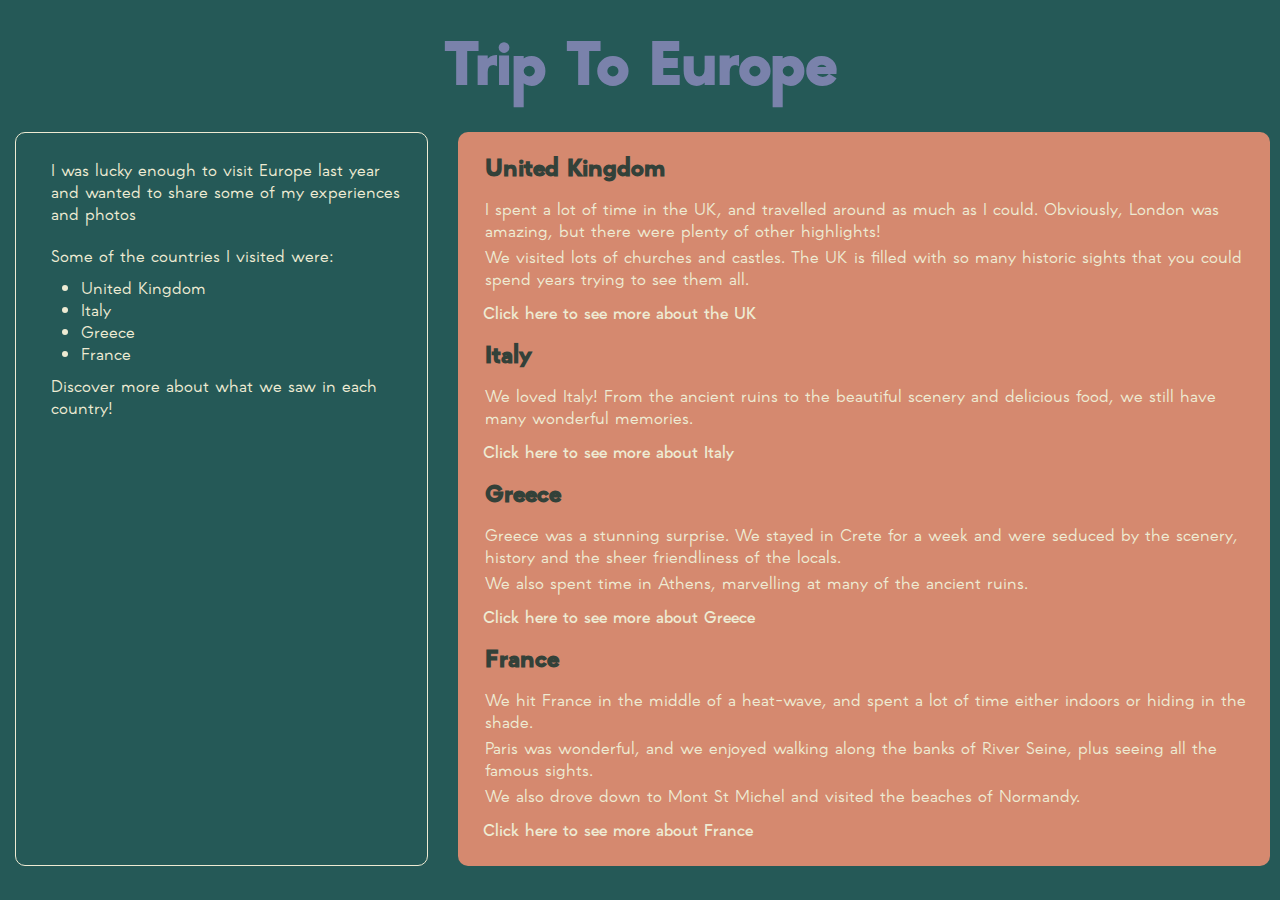
<file: Europe Trip/index.html>
<!DOCTYPE html>

<html>
    <head>
        <title> Trip to Europe </title>
        <link rel="stylesheet" href="styles.css">
    </head>

    <body>
        <h1>Trip To Europe</h1>
        <div class="container">
            <div class="sidebar">
            <p>I was lucky enough to visit Europe last year and wanted to share some of my experiences and photos</p>
            
            <p>Some of the countries I visited were:</p>
            <ul>
                <li>United Kingdom</li>
                <li>Italy</li>
                <li>Greece</li>
                <li>France</li>
            </ul>
            <p>Discover more about what we saw in each country!</p>
            </div>

            <div class="maincontent">
                <h2>United Kingdom</h2>
                <p>I spent a lot of time in the UK, and travelled around as much as I could. Obviously, London was amazing, but there were plenty of other highlights!</p>
                <p>We visited lots of churches and castles. The UK is filled with so many historic sights that you could spend years trying to see them all.</p>
                <a href="united-kingdom.html">Click here to see more about the UK</a>
                <h2>Italy</h2>
                <p>We loved Italy! From the ancient ruins to the beautiful scenery and delicious food, we still have many wonderful memories.</p>
                <a href="italy.html">Click here to see more about Italy</a>
                <h2>Greece</h2>
                <p>Greece was a stunning surprise. We stayed in Crete for a week and were seduced by the scenery, history and the sheer friendliness of the locals.</p>
                <p>We also spent time in Athens, marvelling at many of the ancient ruins.</p>
                <a href="greece.html">Click here to see more about Greece</a>
                <h2>France</h2>
                <p>We hit France in the middle of a heat-wave, and spent a lot of time either indoors or hiding in the shade.</p>
                <p>Paris was wonderful, and we enjoyed walking along the banks of River Seine, plus seeing all the famous sights.</p>
                <p>We also drove down to Mont St Michel and visited the beaches of Normandy.</p>
                <a href="france.html">Click here to see more about France</a>
            </div>
        </div>

    </body>
</html>
</file>
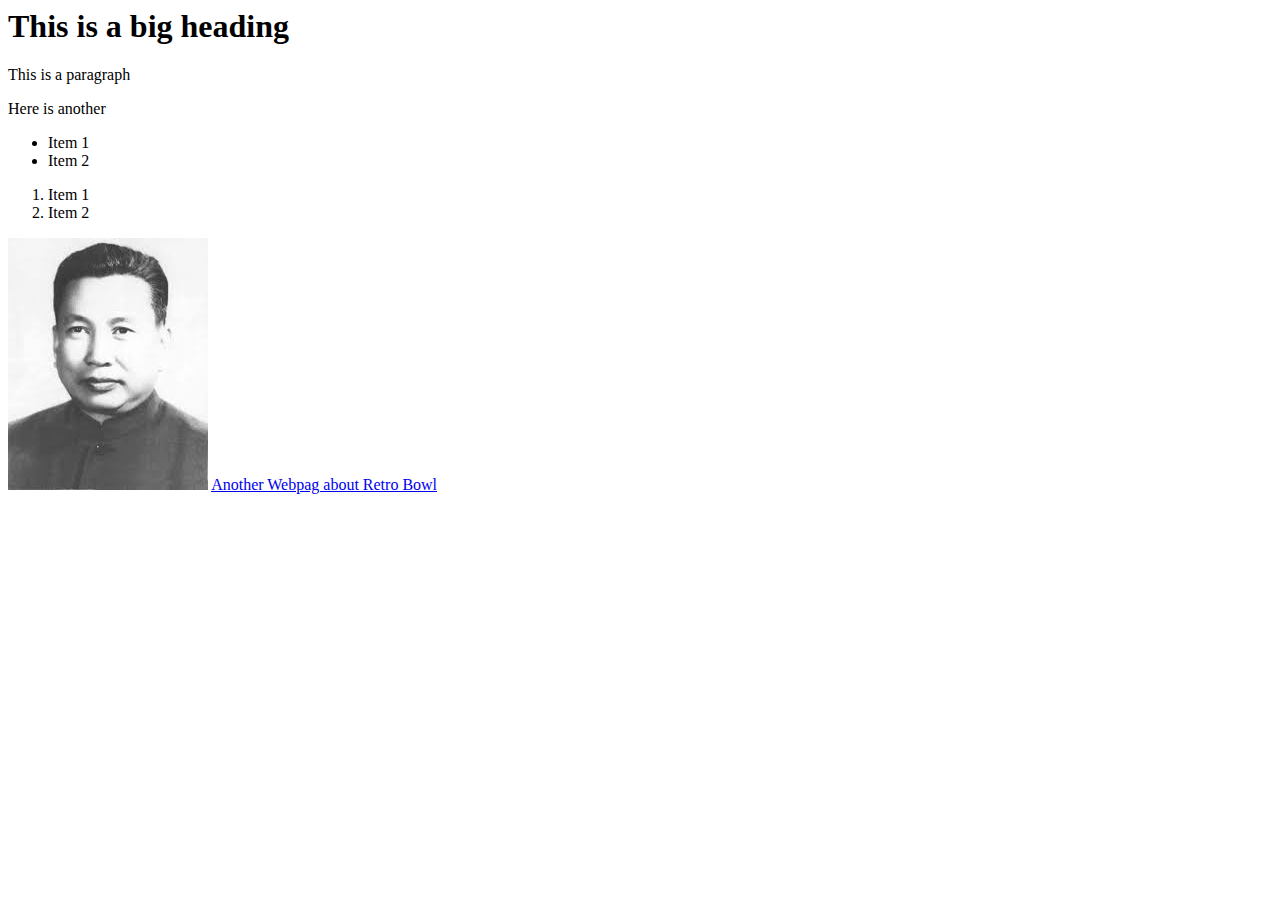
<file: Intro to HTML/index.html>
<!-- The first page of any site will be called index.html-->
<html>
    <head> 
        <!-- The head is the invisivble stuff, about the page -->
        <title> My First Website</title>
    </head>
    <!-- The body is visible, it's what appears in the browser -->
    <body> 
        <h1>This is a big heading</h1>
        <p>This is a paragraph</p>
        <p>Here is another</p>
        <!-- Unordered List -->
        <ul>
            <!-- Each list item goes inside a <li> tag -->
            <li> Item 1</li>
            <li>Item 2</li>
        </ul>
        <!-- Ordered List -->
        <ol>
            <!-- Each list item goes inside a <li> tag -->
            <li> Item 1</li>
            <li>Item 2</li>
        </ol>

        <!-- Image tags self close -->
        <img src="Poliphious Pot.jpeg" alt="Picture of Cambodias Former Leader, Pol Pot!" />
        <!-- The tag for a link is <a> -->
        <a href="retro_bowl_information.html">Another Webpag about Retro Bowl</a>
    </body>
</html>
</file>
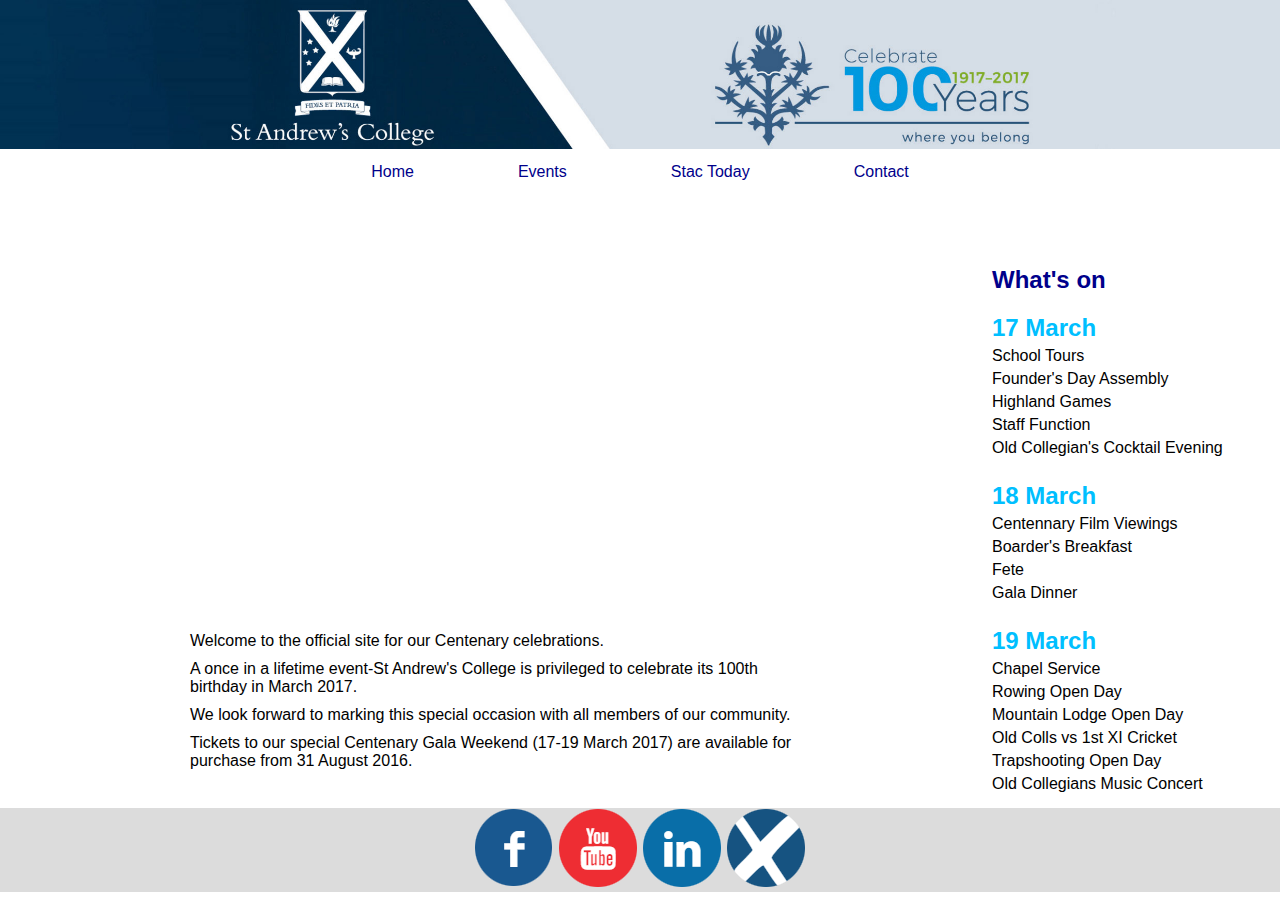
<file: StAC Website/index.html>
<!DOCTYPE html>

<html>
    <head>
        <title>StAC 100</title>
        <link rel="stylesheet" href="styles.css">
    </head>

    <body>
        <div class="banner">
            <img src="images/banner.jpg" alt="The St Andrews Banner Webpage">
        </div>  
        <div class="header">
            <p> <a href="index.html">Home</a>
                <a href="eventspage.html">Events</a>
                <a href="stactoday.html">Stac Today</a>
                <a href="contactpage.html">Contact</a> </p>
        </div>
        
        <div class="container">
            <div class="content">
                <div class="iframe">
                    <iframe class="responsive-iframe" src="https://www.youtube.com/embed/DGfYh9gUDoI" title="YouTube video player" frameborder="0" allow="accelerometer; autoplay; clipboard-write; encrypted-media; gyroscope; picture-in-picture; web-share" allowfullscreen></iframe>
                </div>
                <p>Welcome to the official site for our Centenary celebrations.</p>
                <p>A once in a lifetime event-St Andrew's College is privileged to celebrate its 100th 
                <br>birthday in March 2017.</p>
                <p>We look forward to marking this special occasion with all members of our community.</p>
                <p>Tickets to our special Centenary Gala Weekend (17-19 March 2017) are available for purchase from 31 August 2016.</p>
            </div>
            <div class="sidebar">
                <div class="whatson">
                    <h2>What's on</h2>
                </div>
                <div class="date_card">
                    <h2>17 March</h2>
                    <p>School Tours</p>
                    <p>Founder's Day Assembly</p>
                    <p>Highland Games</p>
                    <p>Staff Function</p>
                    <p>Old Collegian's Cocktail Evening</p>
                </div>

                <div class="date_card">
                    <h2>18 March</h2>
                    <p>Centennary Film Viewings</p>
                    <p>Boarder's Breakfast</p>
                    <p>Fete</p>
                    <p>Gala Dinner</p>
                </div>

                <div class="date_card">
                    <h2>19 March</h2>
                    <p>Chapel Service</p>
                    <p>Rowing Open Day</p>
                    <p>Mountain Lodge Open Day</p>
                    <p>Old Colls vs 1st XI Cricket</p>
                    <p>Trapshooting Open Day</p>
                    <p>Old Collegians Music Concert</p>
                </div>
            </div>
        </div>
        <div class="footer">
            <p> <img src="images/facebook_transparent.png" alt="Facebook Circle">
                <img src="images/youtube_transparent.png" alt="Youtube Circle">
                <img src="images/linkedin_transparent.png" alt="Linkedin Circle">
                <img src="images/socialhub_transparent.png" alt="Socialhub Circle"> </p>
        </div>
    </body>
</html>
</file>
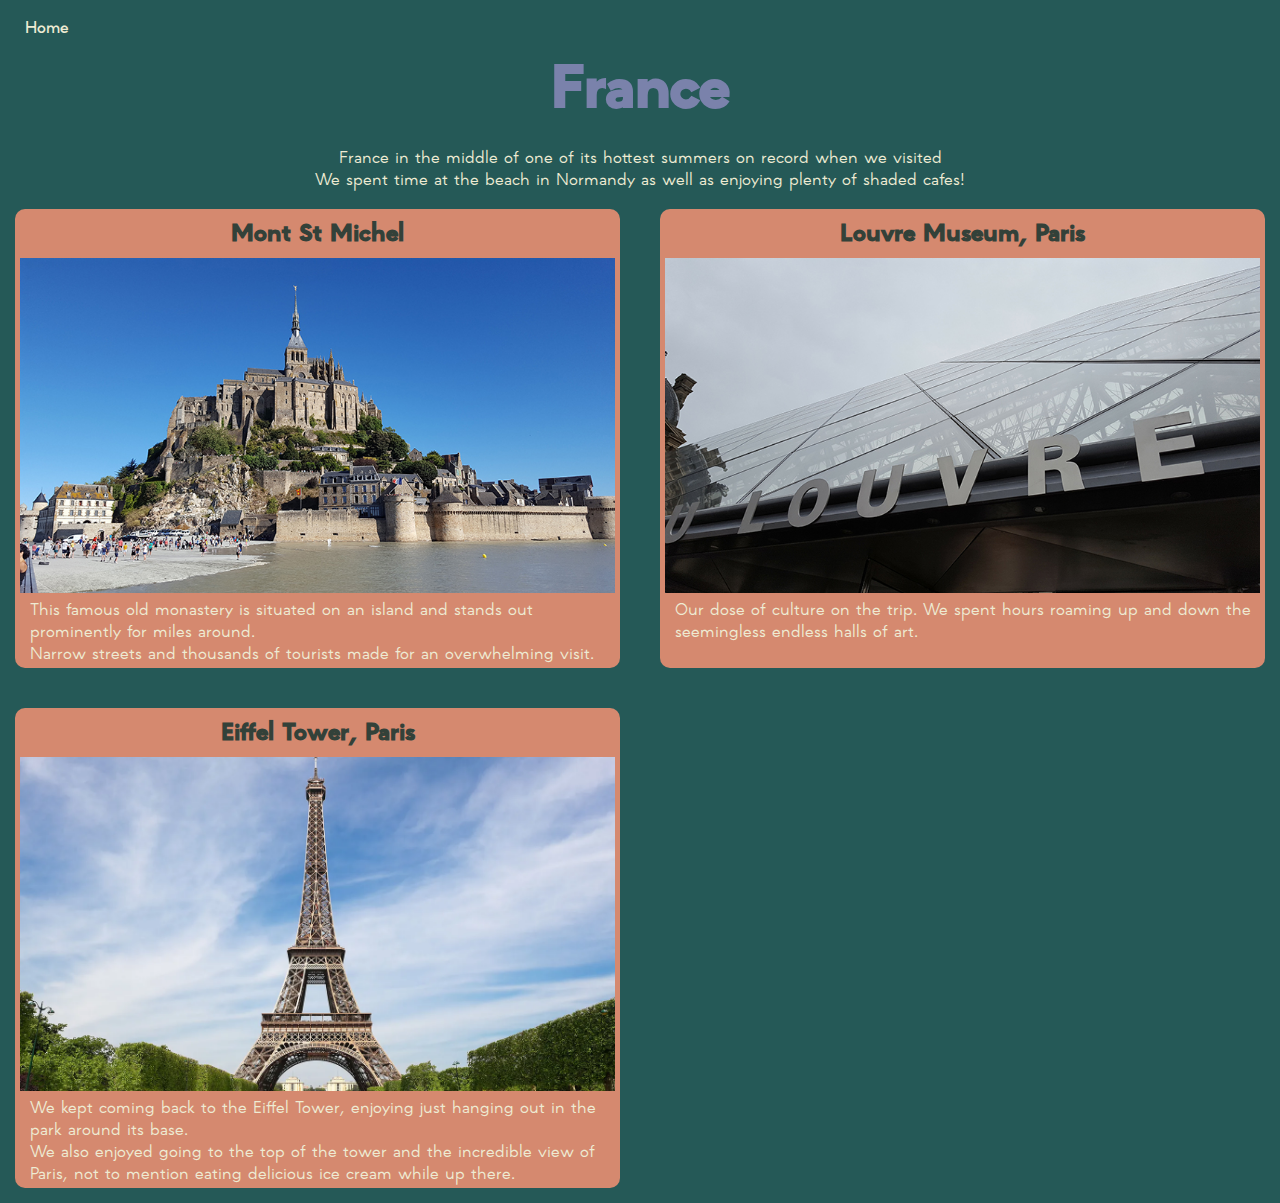
<file: Europe Trip/france.html>
<!DOCTYPE html>

<html>
    <head>
        <a href="index.html">Home</a>
        <title>France</title>
        <link rel="stylesheet" href="styles.css">
    </head>

    <body>
        <h1>France</h1>
        <p>France in the middle of one of its hottest summers on record when we visited</p>
        <p>We spent time at the beach in Normandy as well as enjoying plenty of shaded cafes!</p>

        <div class="countrycontainer">


            <div class="card">
                <h2>Mont St Michel</h2>
                <img src="images/montstmichel.jpg"alt="Mont St Michel"/>
                <p>This famous old monastery is situated on an island and stands out prominently for miles around.</p>
                <p>Narrow streets and thousands of tourists made for an overwhelming visit.</p>
            </div>

            <div class="card">
                <h2>Louvre Museum, Paris</h2>
                <img src="images/louvre.jpg"alt="The Louvre"/>
                <p>Our dose of culture on the trip. We spent hours roaming up and down the seemingless endless halls of art.</p>
            </div>

            <div class="card">
                <h2>Eiffel Tower, Paris</h2>
                <img src="images/eiffeltower.jpg"alt="The Eiffel Tower"/>
                <p>We kept coming back to the Eiffel Tower, enjoying just hanging out in the park around its base.</p>
                <p>We also enjoyed going to the top of the tower and the incredible view of Paris, not to mention eating delicious ice cream while up there.</p>
            </div>

        </div>
    </body>
</html>
</file>
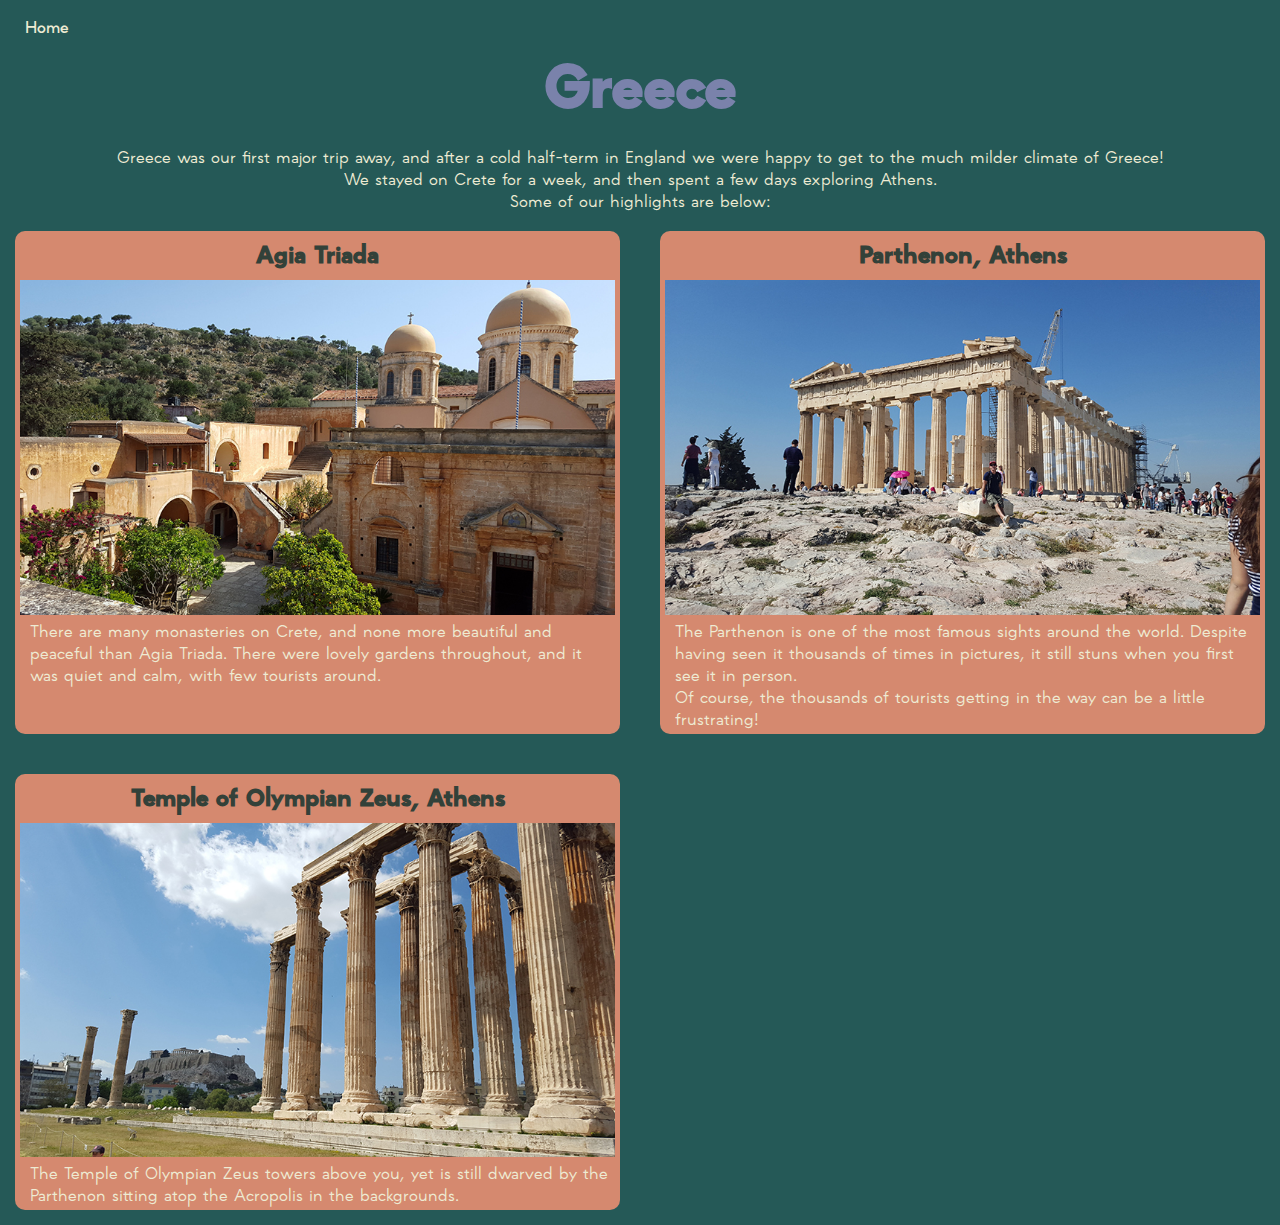
<file: Europe Trip/greece.html>
<!DOCTYPE html>

<html>
    <head>
        <a href="index.html">Home</a>
        <title>Greece</title>
        <link rel="stylesheet" href="styles.css">
    </head>

    <body>

        <h1>Greece</h1>
        <p>Greece was our first major trip away, and after a cold half-term in England we were happy to get to the much milder climate of Greece!</p>
        <p>We stayed on Crete for a week, and then spent a few days exploring Athens.</p>
        <p>Some of our highlights are below:</p>
        <div class="countrycontainer">
            <div class="card">
            <h2>Agia Triada</h2>
            <img src="images/agiatriada.jpg"alt="Agia Triada"/>
            <p>There are many monasteries on Crete, and none more beautiful and peaceful than Agia Triada. There were lovely gardens throughout, and it was quiet and calm, with few tourists around.</p>
            </div>
            <div class="card">
            <h2>Parthenon, Athens</h2>
            <img src="images/parthenon.jpg"alt="The Parthenon"/>
            <p>The Parthenon is one of the most famous sights around the world. Despite having seen it thousands of times in pictures, it still stuns when you first see it in person.</p>
            <p>Of course, the thousands of tourists getting in the way can be a little frustrating!</p>
            </div>

            <div class="card">
            <h2>Temple of Olympian Zeus, Athens</h2>
            <img src="images/templezeus.jpg"alt="Temple of Olympian Zeus"/>
            <p>The Temple of Olympian Zeus towers above you, yet is still dwarved by the Parthenon sitting atop the Acropolis in the backgrounds.</p>
            </div>

        </div>  
    </body>
</html>
</file>
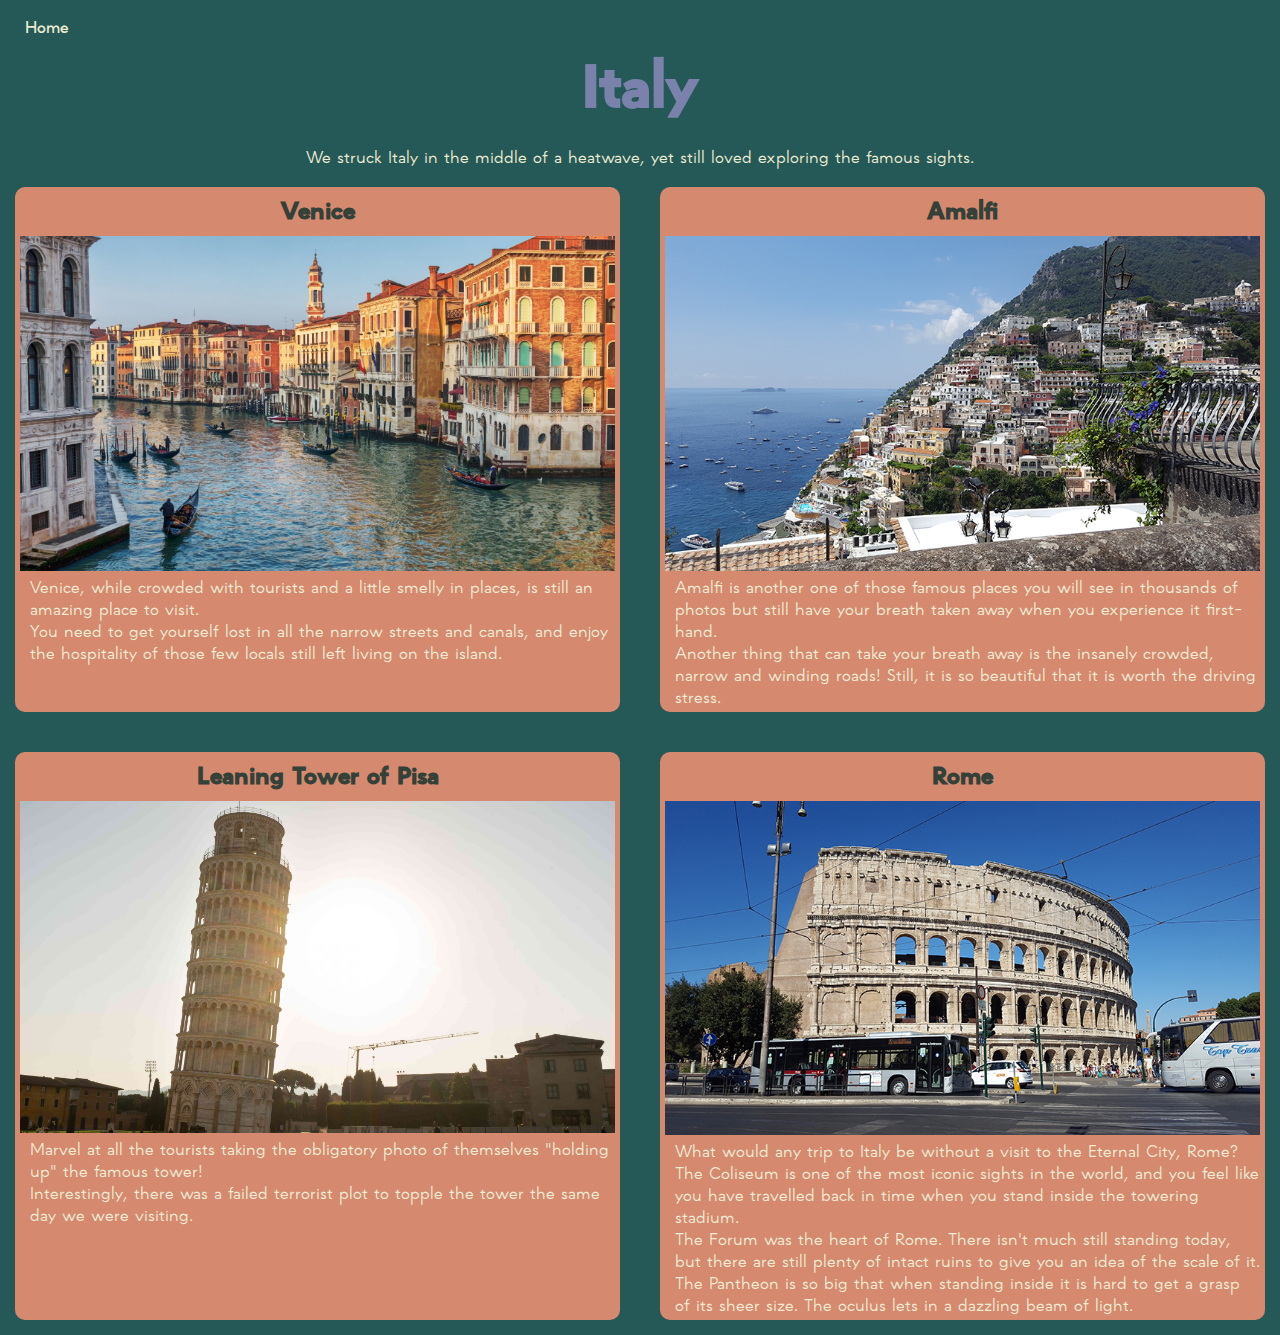
<file: Europe Trip/italy.html>
<!DOCTYPE html>

<html>
    <head>
        <a href="index.html">Home</a>
        <title>Italy</title>
        <link rel="stylesheet" href="styles.css">
    </head>

    <body>
        <h1>Italy</h1>
        <p>We struck Italy in the middle of a heatwave, yet still loved exploring the famous sights.</p>

        <div class="countrycontainer">
            <div class="card">
            <h2>Venice</h2>
            <img src="images/venice.jpg"alt="Venice"/>
            <p>Venice, while crowded with tourists and a little smelly in places, is still an amazing place to visit.
            <br>You need to get yourself lost in all the narrow streets and canals, and enjoy the hospitality of those few locals still left living on the island.</p>
            </div>

            <div class="card">
            <h2>Amalfi</h2>
            <img src="images/amalfi.jpg"alt="Amalfi"/>
            <p>Amalfi is another one of those famous places you will see in thousands of photos but still have your breath taken away when you experience it first-hand.</p>
            <p>Another thing that can take your breath away is the insanely crowded, narrow and winding roads! Still, it is so beautiful that it is worth the driving stress.</p>
            </div>

            <div class="card">
            <h2>Leaning Tower of Pisa</h2>
            <img src="images/pisa.jpg"alt="The Leaning Tower of Pisa"/>
            <p>Marvel at all the tourists taking the obligatory photo of themselves "holding up" the famous tower!</p>
            <p>Interestingly, there was a failed terrorist plot to topple the tower the same day we were visiting.</p>
            </div>

            <div class="card">
            <h2>Rome</h2>
            <img src="images/coliseum.jpg"alt="Coliseum"/>
            <p>What would any trip to Italy be without a visit to the Eternal City, Rome?</p>
            <p>The Coliseum is one of the most iconic sights in the world, and you feel like you have travelled back in time when you stand inside the towering stadium.</p>
            <p>The Forum was the heart of Rome. There isn't much still standing today, but there are still plenty of intact ruins to give you an idea of the scale of it.</p>
            <p>The Pantheon is so big that when standing inside it is hard to get a grasp of its sheer size. The oculus lets in a dazzling beam of light.</p>
            </div>

        </div>
    </body>
</html>
</file>
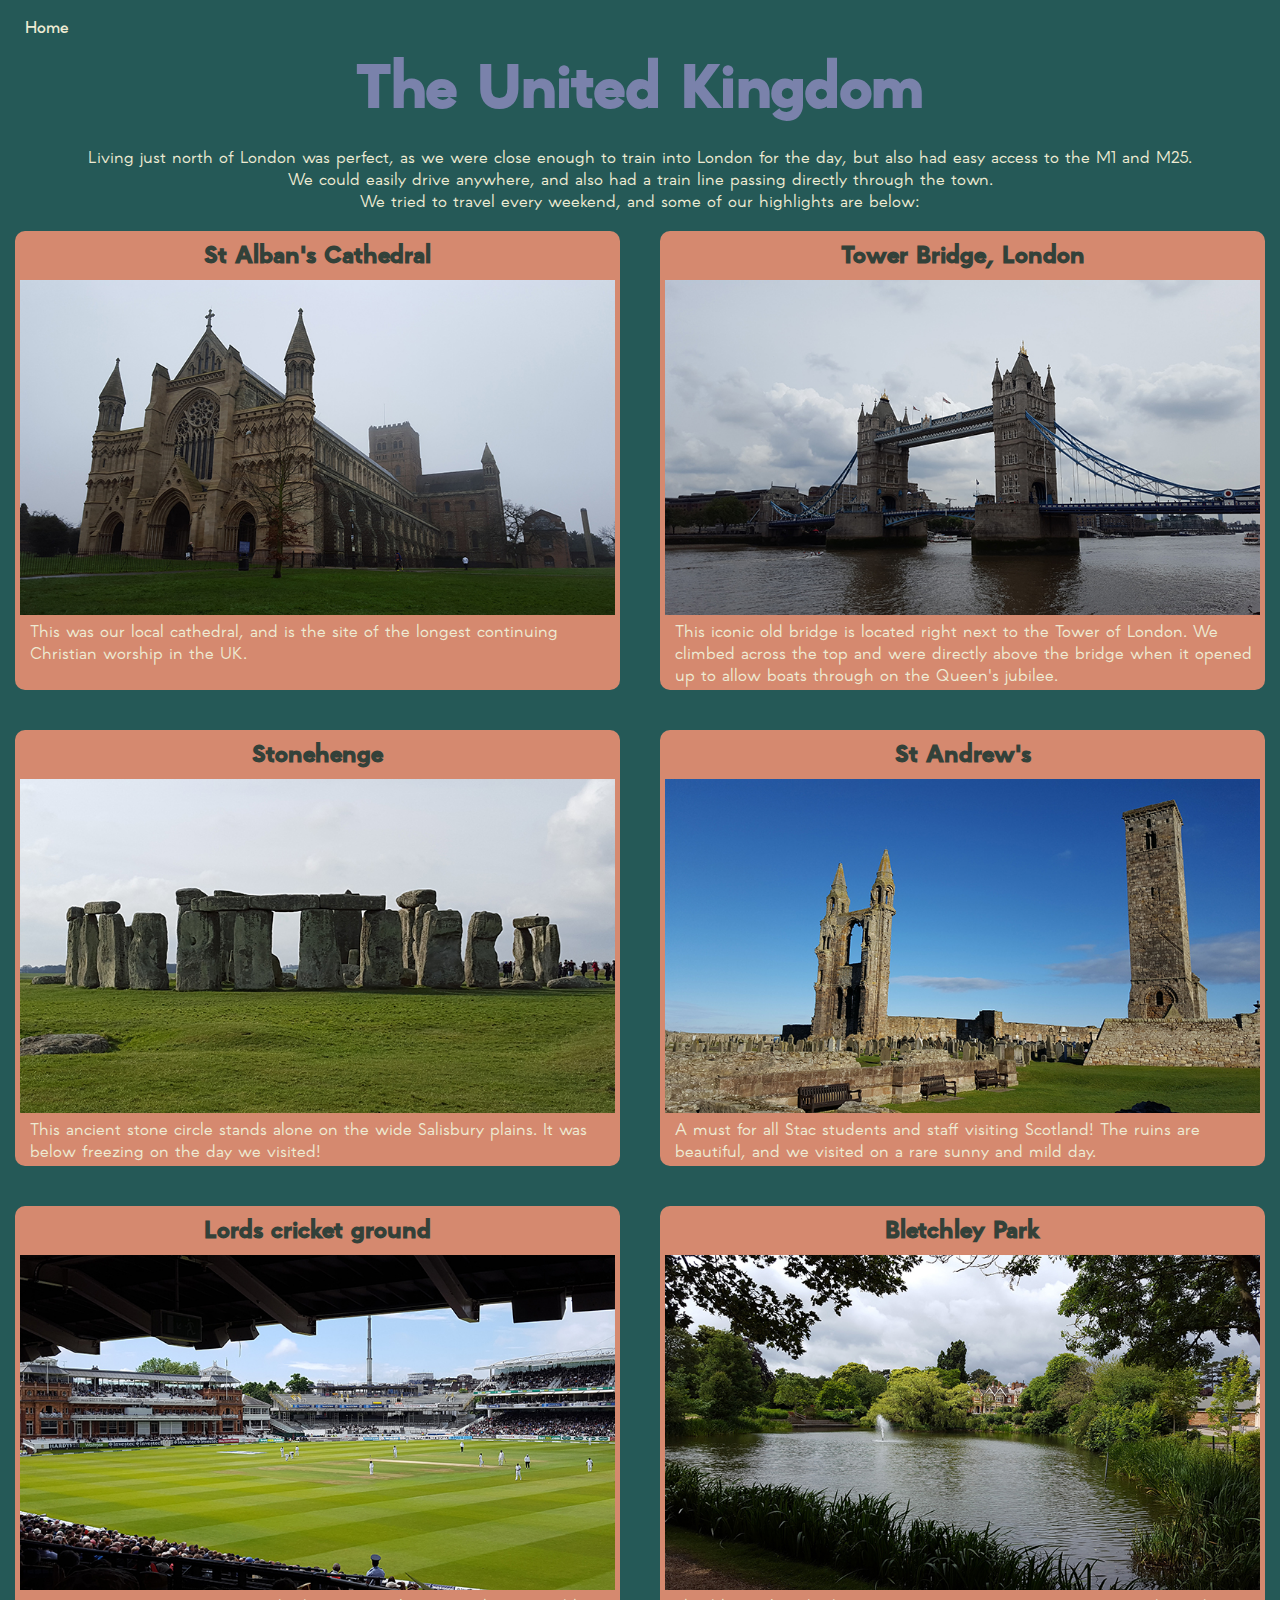
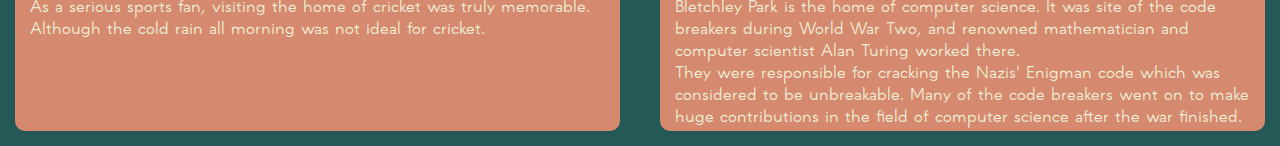
<file: Europe Trip/united-kingdom.html>
<!DOCTYPE html>

<html>
    <head>
        <a href="index.html">Home</a>
        <title>United Kingdom</title>
        <link rel="stylesheet" href="styles.css">
    </head>

    <body>
        <h1>The United Kingdom</h1>
        <p>Living just north of London was perfect, as we were close enough to train into London for the day, but also had easy access to the M1 and M25.
        <br>We could easily drive anywhere, and also had a train line passing directly through the town.</p>
        <p>We tried to travel every weekend, and some of our highlights are below:</p>
        
        <div class="countrycontainer">

            <div class="card">
            <h2>St Alban's Cathedral</h2>
            <img src="images/stalbanscathedral.jpg"alt="St Albans Cathedral"/>
            <p>This was our local cathedral, and is the site of the longest continuing Christian worship in the UK.</p>
            </div>

            <div class="card">
            <h2>Tower Bridge, London</h2>
            <img src="images/towerbridge.jpg"alt="The Tower Bridge"/>
            <p>This iconic old bridge is located right next to the Tower of London. We climbed across the top and were directly above the bridge when it opened up to allow boats through on the Queen's jubilee.</p>
            </div>

            <div class="card">
            <h2>Stonehenge</h2>
            <img src="images/stonehenge.jpg"alt="Stone Henge"/>
            <p>This ancient stone circle stands alone on the wide Salisbury plains. It was below freezing on the day we visited!</p>
            </div>

            <div class="card">
            <h2>St Andrew's</h2>
            <img src="images/standrews.jpg"alt="St Andrews"/>
            <p>A must for all Stac students and staff visiting Scotland! The ruins are beautiful, and we visited on a rare sunny and mild day.</p>
            </div>

            <div class="card">
            <h2>Lords cricket ground</h2>
            <img src="images/lords.jpg"alt="Lords Cricket Ground"/>
            <p>As a serious sports fan, visiting the home of cricket was truly memorable. Although the cold rain all morning was not ideal for cricket.</p>
            </div>

            <div class="card">
            <h2>Bletchley Park</h2>
            <img src="images/bletchley.jpg"alt="Bletchley Park"/>
            <p>Bletchley Park is the home of computer science. It was site of the code breakers during World War Two, and renowned mathematician and computer scientist Alan Turing worked there.</p>
            <p>They were responsible for cracking the Nazis' Enigman code which was considered to be unbreakable. Many of the code breakers went on to make huge contributions in the field of computer science after the war finished.</p>
            </div>

        </div>    
    </body>
</html>
</file>
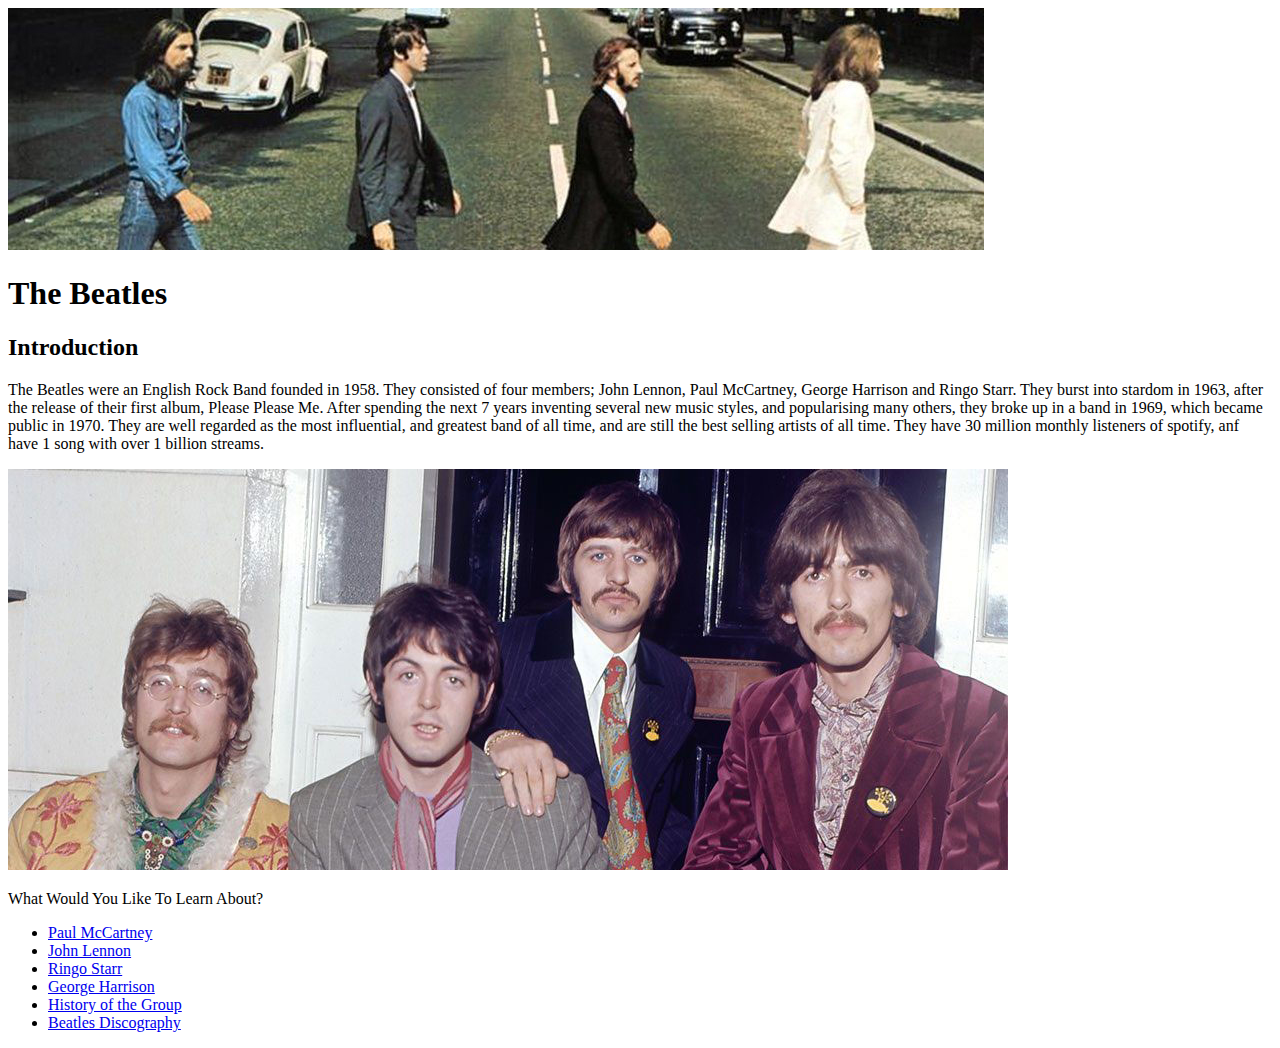
<file: Fan Website/fan-site.html>
<!DOCTYPE html>

<html>
    <head>
        <img src="Beatles-Intro.jpg" alt="The Beatles Walking Across Abbey Road's Famous Crossing"/>
        <title> The Beatles </title>
        <h1>The Beatles</h1>
    </head>

    <body>
        <h2>Introduction</h2>
        <p>The Beatles were an English Rock Band founded in 1958. They consisted of four members; John Lennon, Paul McCartney, 
            George Harrison and Ringo Starr. They burst into stardom in 1963, after the release of their first album, Please Please Me.
            After spending the next 7 years inventing several new music styles, and popularising many others, they broke up in a band in 1969,
            which became public in 1970. They are well regarded as the most influential, and greatest band of all time, and are still the best
            selling artists of all time. They have 30 million monthly listeners of spotify, anf have 1 song with over 1 billion streams. </p>
        <img src="Beatles-Group.jpg" alt="A Photo of The Beatles as a Group in 1967"/>
        <p> What Would You Like To Learn About?</p>
        <ul> 
            <li> <a href="Paul-McCartney.html">Paul McCartney</a></li>
            <li> <a href="John-Lennon.html">John Lennon</a></li>
            <li> <a href="Ringo-Starr.html">Ringo Starr</a></li>
            <li> <a href="George-Harrison.html">George Harrison</a></li>
            <li> <a href="History-of-Beatles.html">History of the Group</a></li>
            <li> <a href="Beatles-Discography.html">Beatles Discography</a></li>
        </ul>
    </body>
</html>
</file>
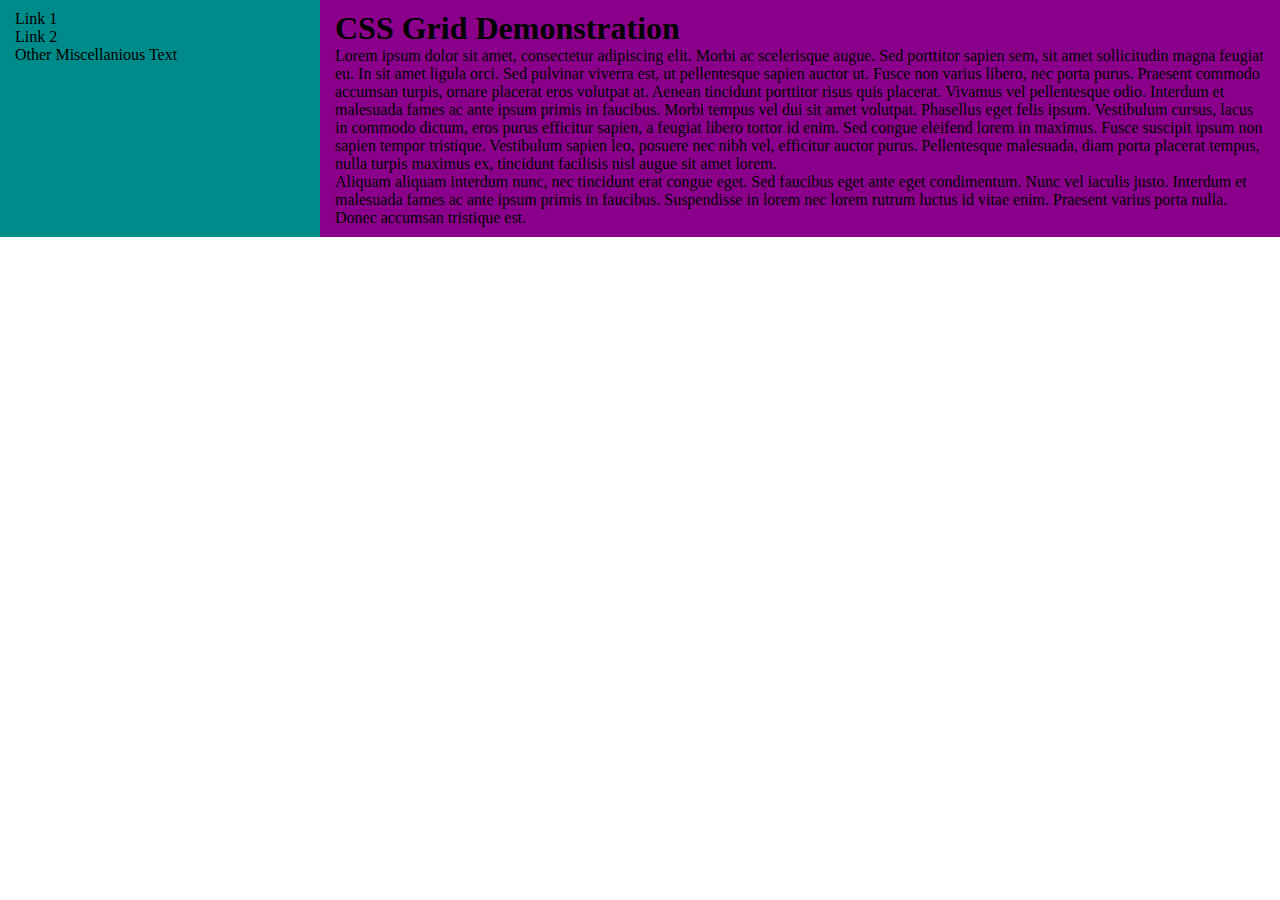
<file: Intro to HTML/grid.html>
<!DOCTYPE html>
<html>
    <head>
        <title>Demo of CSS Grid</title>
        <link rel="stylesheet" href="gridstyles.css">
    </head>
    <body>
        <!-- Container goes around all of our columns -->
        <div class="container">

            <!-- Left-hand side div -->
            <div class="sidebar">
                <p>Link 1</p>
                <p>Link 2</p>
                <p>Other Miscellanious Text</p>
            </div>

            <!-- Right-hand side div -->
            <div class="content">
                <h1>CSS Grid Demonstration</h1>
                <p>Lorem ipsum dolor sit amet, consectetur adipiscing elit. Morbi ac scelerisque augue. Sed porttitor sapien sem, sit amet sollicitudin magna feugiat eu. In sit amet ligula orci. Sed pulvinar viverra est, ut pellentesque sapien auctor ut. Fusce non varius libero, nec porta purus. Praesent commodo accumsan turpis, ornare placerat eros volutpat at. Aenean tincidunt porttitor risus quis placerat. Vivamus vel pellentesque odio. Interdum et malesuada fames ac ante ipsum primis in faucibus. Morbi tempus vel dui sit amet volutpat. Phasellus eget felis ipsum. Vestibulum cursus, lacus in commodo dictum, eros purus efficitur sapien, a feugiat libero tortor id enim. Sed congue eleifend lorem in maximus. Fusce suscipit ipsum non sapien tempor tristique. Vestibulum sapien leo, posuere nec nibh vel, efficitur auctor purus. Pellentesque malesuada, diam porta placerat tempus, nulla turpis maximus ex, tincidunt facilisis nisl augue sit amet lorem.</p>
                <p>Aliquam aliquam interdum nunc, nec tincidunt erat congue eget. Sed faucibus eget ante eget condimentum. Nunc vel iaculis justo. Interdum et malesuada fames ac ante ipsum primis in faucibus. Suspendisse in lorem nec lorem rutrum luctus id vitae enim. Praesent varius porta nulla. Donec accumsan tristique est.</p>
        </div>
        
    </div><!-- Container closing -->

    </body>
</html>
</file>
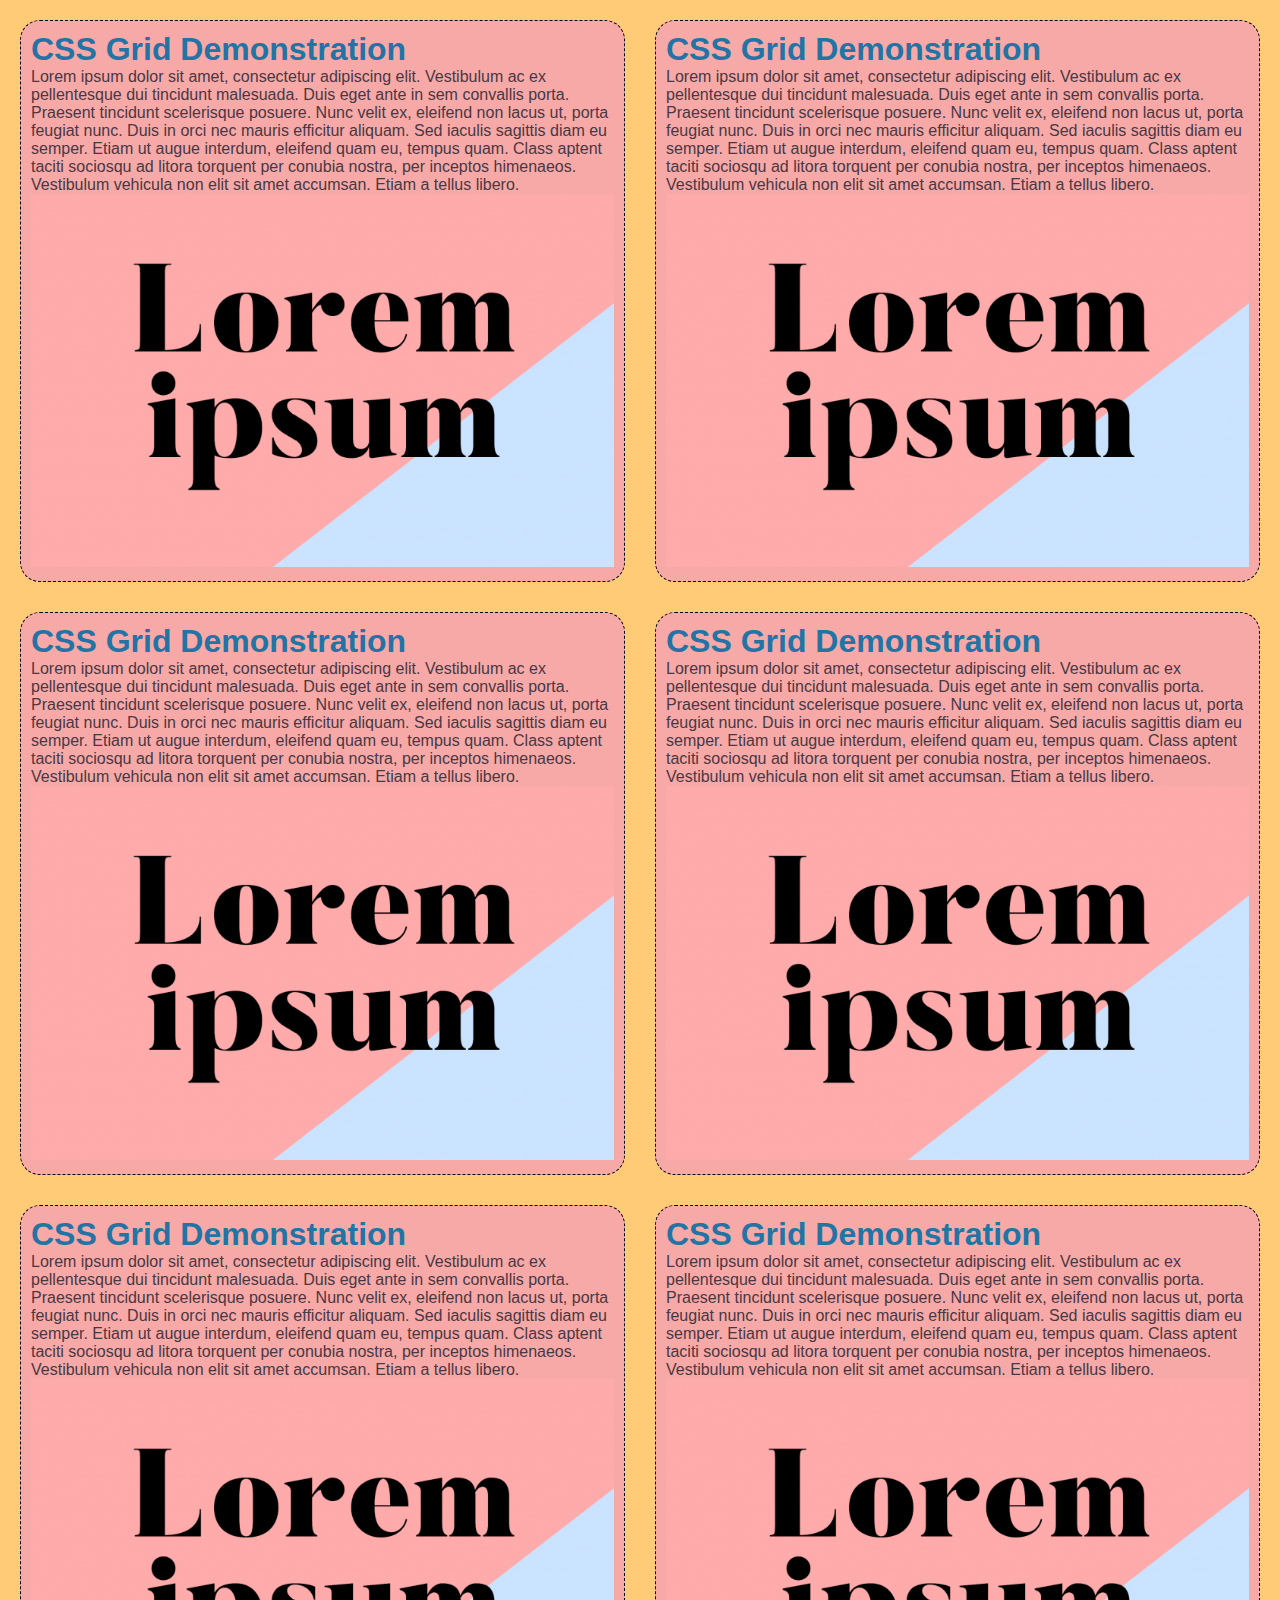
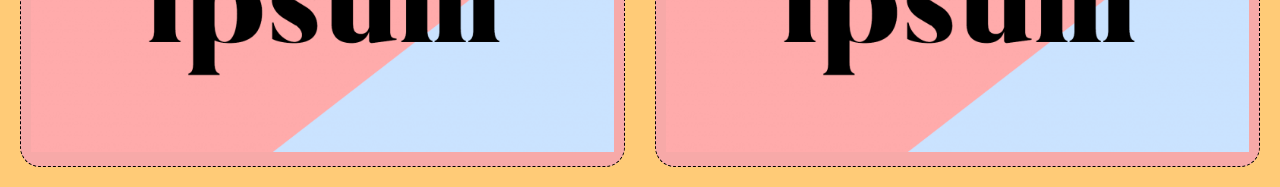
<file: Intro to HTML/gridcards.html>
<!-- This page demonstrates how cards work -->
<!DOCTYPE html>
<html>
    <head>
        <title>Demo of cards</title>
        <link rel="stylesheet" href="gridcardstyles.css">
    </head>
    <body>
        <div class="container">

            <div class="card">
                <h1>CSS Grid Demonstration</h1>
                <p>Lorem ipsum dolor sit amet, consectetur adipiscing elit. Vestibulum ac ex pellentesque dui tincidunt malesuada. Duis eget ante in sem convallis porta. Praesent tincidunt scelerisque posuere. Nunc velit ex, eleifend non lacus ut, porta feugiat nunc. Duis in orci nec mauris efficitur aliquam. Sed iaculis sagittis diam eu semper. Etiam ut augue interdum, eleifend quam eu, tempus quam. Class aptent taciti sociosqu ad litora torquent per conubia nostra, per inceptos himenaeos. Vestibulum vehicula non elit sit amet accumsan. Etiam a tellus libero.</p>
                <img src="loren_ipsum.png" alt="Cool Loren Ipsum">
            </div>

            <div class="card">
                <h1>CSS Grid Demonstration</h1>
                <p>Lorem ipsum dolor sit amet, consectetur adipiscing elit. Vestibulum ac ex pellentesque dui tincidunt malesuada. Duis eget ante in sem convallis porta. Praesent tincidunt scelerisque posuere. Nunc velit ex, eleifend non lacus ut, porta feugiat nunc. Duis in orci nec mauris efficitur aliquam. Sed iaculis sagittis diam eu semper. Etiam ut augue interdum, eleifend quam eu, tempus quam. Class aptent taciti sociosqu ad litora torquent per conubia nostra, per inceptos himenaeos. Vestibulum vehicula non elit sit amet accumsan. Etiam a tellus libero.</p>
                <img src="loren_ipsum.png" alt="Cool Loren Ipsum">
            </div>

            <div class="card">
                <h1>CSS Grid Demonstration</h1>
                <p>Lorem ipsum dolor sit amet, consectetur adipiscing elit. Vestibulum ac ex pellentesque dui tincidunt malesuada. Duis eget ante in sem convallis porta. Praesent tincidunt scelerisque posuere. Nunc velit ex, eleifend non lacus ut, porta feugiat nunc. Duis in orci nec mauris efficitur aliquam. Sed iaculis sagittis diam eu semper. Etiam ut augue interdum, eleifend quam eu, tempus quam. Class aptent taciti sociosqu ad litora torquent per conubia nostra, per inceptos himenaeos. Vestibulum vehicula non elit sit amet accumsan. Etiam a tellus libero.</p>
                <img src="loren_ipsum.png" alt="Cool Loren Ipsum">
            </div>

            <div class="card">
                <h1>CSS Grid Demonstration</h1>
                <p>Lorem ipsum dolor sit amet, consectetur adipiscing elit. Vestibulum ac ex pellentesque dui tincidunt malesuada. Duis eget ante in sem convallis porta. Praesent tincidunt scelerisque posuere. Nunc velit ex, eleifend non lacus ut, porta feugiat nunc. Duis in orci nec mauris efficitur aliquam. Sed iaculis sagittis diam eu semper. Etiam ut augue interdum, eleifend quam eu, tempus quam. Class aptent taciti sociosqu ad litora torquent per conubia nostra, per inceptos himenaeos. Vestibulum vehicula non elit sit amet accumsan. Etiam a tellus libero.</p>
                <img src="loren_ipsum.png" alt="Cool Loren Ipsum">
            </div>

            <div class="card">
                <h1>CSS Grid Demonstration</h1>
                <p>Lorem ipsum dolor sit amet, consectetur adipiscing elit. Vestibulum ac ex pellentesque dui tincidunt malesuada. Duis eget ante in sem convallis porta. Praesent tincidunt scelerisque posuere. Nunc velit ex, eleifend non lacus ut, porta feugiat nunc. Duis in orci nec mauris efficitur aliquam. Sed iaculis sagittis diam eu semper. Etiam ut augue interdum, eleifend quam eu, tempus quam. Class aptent taciti sociosqu ad litora torquent per conubia nostra, per inceptos himenaeos. Vestibulum vehicula non elit sit amet accumsan. Etiam a tellus libero.</p>
                <img src="loren_ipsum.png" alt="Cool Loren Ipsum">
            </div>

            <div class="card">
                <h1>CSS Grid Demonstration</h1>
                <p>Lorem ipsum dolor sit amet, consectetur adipiscing elit. Vestibulum ac ex pellentesque dui tincidunt malesuada. Duis eget ante in sem convallis porta. Praesent tincidunt scelerisque posuere. Nunc velit ex, eleifend non lacus ut, porta feugiat nunc. Duis in orci nec mauris efficitur aliquam. Sed iaculis sagittis diam eu semper. Etiam ut augue interdum, eleifend quam eu, tempus quam. Class aptent taciti sociosqu ad litora torquent per conubia nostra, per inceptos himenaeos. Vestibulum vehicula non elit sit amet accumsan. Etiam a tellus libero.</p>
                <img src="loren_ipsum.png" alt="Cool Loren Ipsum">
            </div>
            
        </div>
    </body>
</html>
</file>
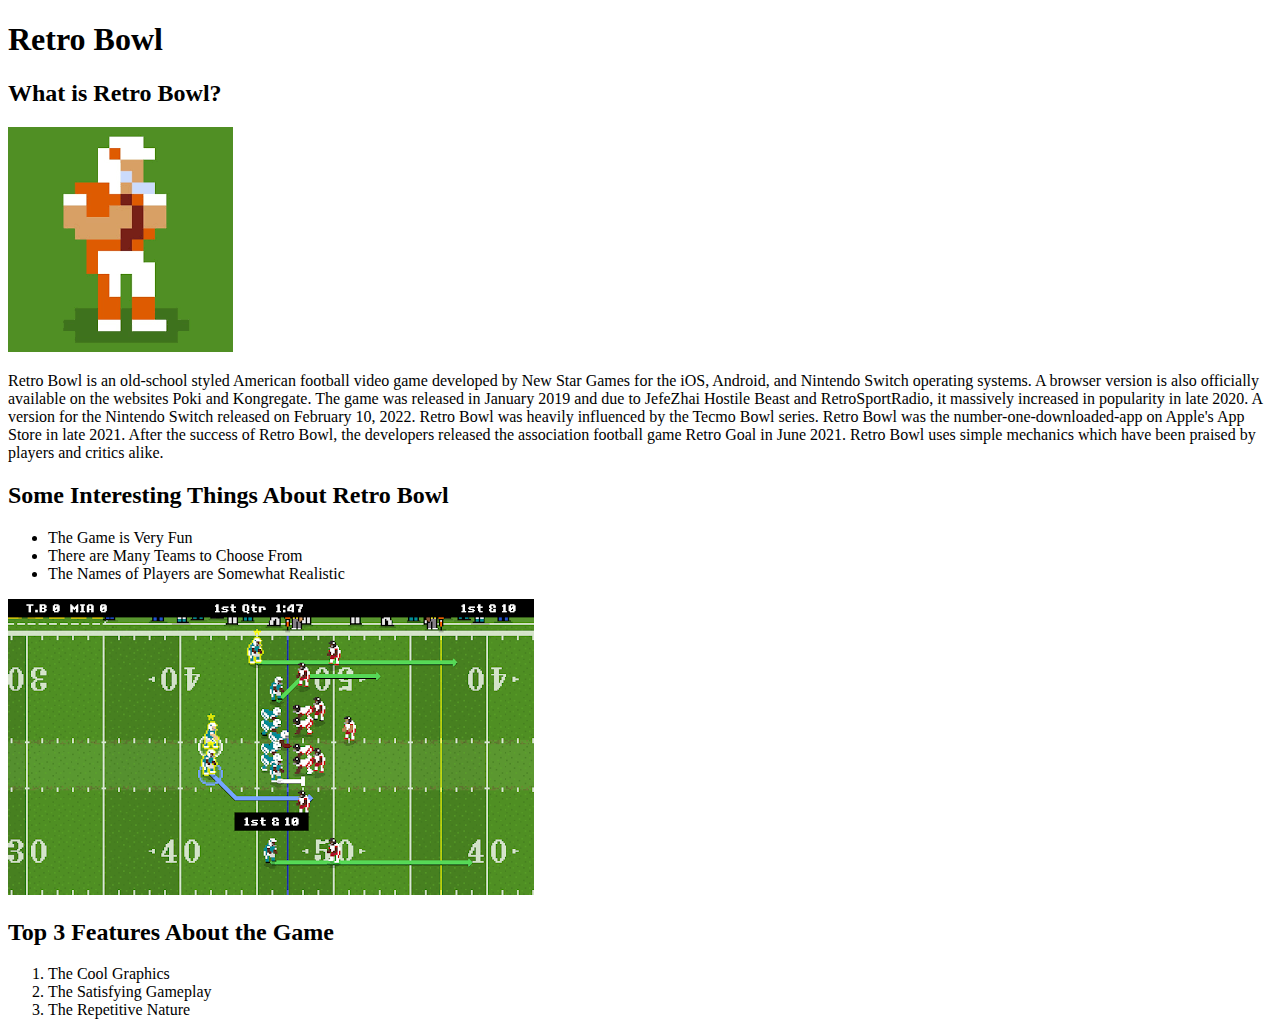
<file: Intro to HTML/info_about_video_games.html>
<!DOCTYPE html>

<html>
    <head>
        <title>Retro Bowl Information</title>
        <h1> Retro Bowl </h1>
    </head>

    <body>
        <h2> What is Retro Bowl?</h1>

        <img src="Retro Bowl.png" alt="The Retro Bowl App Icon"/>

        <p>
            Retro Bowl is an old-school styled American football 
            video game developed by New Star Games for the iOS, Android, 
            and Nintendo Switch operating systems. A browser version is 
            also officially available on the websites Poki and Kongregate. 
            The game was released in January 2019 and due to JefeZhai Hostile 
            Beast and RetroSportRadio, it massively increased in popularity 
            in late 2020. A version for the Nintendo Switch released on February 10, 2022.

            Retro Bowl was heavily influenced by the Tecmo Bowl series. Retro Bowl was the 
            number-one-downloaded-app on Apple's App Store in late 2021. After the success 
            of Retro Bowl, the developers released the association football game Retro Goal 
            in June 2021. Retro Bowl uses simple mechanics which have been praised by players and critics alike.
        </p>

        <h2> Some Interesting Things About Retro Bowl</h2>

        <ul>
            <li> The Game is Very Fun </li>
            <li> There are Many Teams to Choose From </li>
            <li> The Names of Players are Somewhat Realistic </li>
        </ul>

        <img src="Retro Bowl Gameplay.webp" alt="What The Retro Bowl Gameplay Looks Like">

        <h2> Top 3 Features About the Game </h2>

        <ol>
            <li> The Cool Graphics </li>
            <li> The Satisfying Gameplay </li>
            <li> The Repetitive Nature </li>
        </ol>

    </body>

</html>
</file>
<file: StAC Website/styles.css>
* {
    margin: 0px;
    padding: 0px;
}
.header p {
    text-align: center;
    padding: 10px;
}
.footer p {
    text-align: center;
}
.footer {
    background-color: gainsboro;
}
a:link, a:visited, a:hover {
    text-decoration: none;
    margin: 0px 50px;
    font-family: sans-serif;
    color: darkblue;
}
.container {
    display: grid;
    grid-template-columns: 65% 35%;
    grid-gap: 150px;
}
.banner img {
    min-width: 100%;
    max-width: 100%;
}
.sidebar div {
    padding: 10px;
}
.iframe {
    position: relative;
    overflow: hidden;
    width: 100%;
    padding-top: 56.25%;
}
.responsive-iframe {
    position: absolute;
    top: 0;
    left: 0;
    bottom: 0;
    right: 0;
    width: 100%;
    height: 100%;
}
.content p {
    margin-bottom: 10px;
    margin-top: 10px;
}
.content {
    padding: 70px 0px 0px 190px;
    font-family: sans-serif;
}
.sidebar {
    font-family: sans-serif;
}
.date_card p {
    margin-bottom: 5px;
}
.date_card h2 {
    color: deepskyblue;
    margin-bottom: 5px;
  }
.whatson h2 {
    color: darkblue;
    margin-top: 65px;
}
@media only screen and (max-width: 1150px) {
    .container {
        grid-template-columns: 1fr;
        grid-gap: 40px;
    }
    .sidebar {
        display: grid;
        grid-template-columns: 33% 33% 33%
    } 
    .whatson {
        display: none;
    } 
    .content {
        padding: 50px 120px 0px 120px;
    }
    .sidebar {
        padding: 0px 100px 0px 120px;
    }
    .content p {
        margin-bottom: 30px;
    }
}
</file>
<file: Intro to HTML/gridstyles.css>
* {
    margin: 0px;
    padding: 0px;
}
.container {
    display: grid;
    grid-template-columns: 25% 75%;
}
.sidebar {
    background-color: darkcyan;
    padding: 10px 15px;
}
.content {
    background-color: darkmagenta;
    padding: 10px 15px;
}
</file>
<file: Intro to HTML/gridcardstyles.css>
*{
    margin: 0px;
    padding: 0px;
}

.container {
    display: grid;
    grid-template-columns: repeat(auto-fit, minmax(500px, 1fr));
    grid-gap: 30px;
}
.card {
    background-color:rgb(247,169,168);
    padding: 10px;
    border: black 1px dashed;
    border-radius: 20px;
    overflow: hidden;
}
body{
    background-color: rgb(255,203,119);
    padding: 20px;
}
.card p {
    color: rgb(73, 56, 67);
    font-family: Verdana, Geneva, Tahoma, sans-serif;
}
.card h1 {
    color:rgb(34, 116, 165);
    font-family:Verdana, Geneva, Tahoma, sans-serif;
}
.card img {
    max-width: 100%;
    height: auto;
}
</file>
<file: Europe Trip/styles.css>
/* This is our stylesheet */

/* The first thing to do in the stylesheet is to reset all spacing */
*{
    margin: 0px;
    padding: 0px;
}
/* setting up the Font */
@font-face {
    font-family: Deafult;
    src: url(MADEINFINITY\ PERSONALUSE-Light.otf);
}
@font-face {
    font-family: Links;
    src: url(MADEINFINITY\ PERSONALUSE-Regular.otf);
}
@font-face {
    font-family: Titles;
    src: url(MADEINFINITY\ PERSONALUSE-Medium.otf);
}
/* We can redefine HTML tags */
.container {
    display: grid;
    grid-template-columns: 33% 65%;
    grid-gap: 30px
}
.countrycontainer {
    display: grid;
    grid-template-columns: repeat(auto-fit, minmax(400px, 1fr));
    grid-gap: 40px;
    margin-top: 20px;
}
.card {
    background-color: rgb(213, 137, 111);   
    border-radius: 10px;
    overflow: hidden;
    padding: 5px;
}
.maincontent {
    background-color: rgb(213, 137, 111);
    overflow: hidden;
    border-radius: 10px;
    padding: 15px;
    margin-top: 10px;
}
.sidebar {
    margin-top: 10px;
    border:1px rgb(238, 235, 211) solid;
    border-radius: 10px;
    padding: 15px;
    
}
.sidebar p {
    text-align: left;
    margin-left: 10px;
    padding: 10px;
}
.maincontent p {
    text-align: left;
    margin-left: 10px;
    padding: 2px;
}
.maincontent h2 {
    text-align: left;
    margin-left: 10px;
    padding: 2px;
}
.sidebar a {
    margin-top: 10px;
    margin-bottom: 10px;
}
.maincontent a {
    margin-top: 10px;
    margin-bottom: 10px;
}
.card a {
    margin-top: 10px;
    margin-bottom: 10px;
}
.card h2 {
    color: rgb(51, 65, 57);
}
.card h1 {
    color: rgb(51, 65, 57)
}
.maincontent h2 {
    color: rgb(51, 65, 57);
}
.maincontent h1 {
    color: rgb(51, 65, 57)
}
.card img {
    max-width: 100%;
    height: auto;
}
.card p {
    text-align: left;
    margin-left: 10px;
}
body {
    background-color: rgb(37, 89, 87);
    padding: 15px;
}
h1{
    color: rgb(122, 130, 171);
    margin-bottom: 20px;
    font-family: Titles;
    text-align: center;
    font-size: 60px;

}
h2{
    color: rgb(122, 130, 171);
    margin-bottom: 10px;
    font-family: Titles;
    text-align: center;
}
ul{
    font-family: Deafult;
    color:rgb(238, 235, 211);
    margin-left: 50px;
}
p{
    font-family: Deafult;
    color:rgb(238, 235, 211);
    text-align: center;
}
a:link{
    color: rgb(238, 235, 211);
    text-decoration: none;
    display: inline-block;
    font-family: Links;
    text-align: left;
    margin-left: 10px;
}
a:visited{
    color: rgb(238, 235, 211);
    text-decoration: none;
    display: inline-block;
    font-family: Links;
    text-align: left;
    margin-left: 10px;
}
a:hover{
    text-decoration: underline;
    display: inline-block;
    font-family: Links;
    text-align: left;
    margin-left: 10px;
}
@media only screen and (max-width: 1150px) {
    .container {
        grid-template-columns: 1fr;
    }
}
</file>
